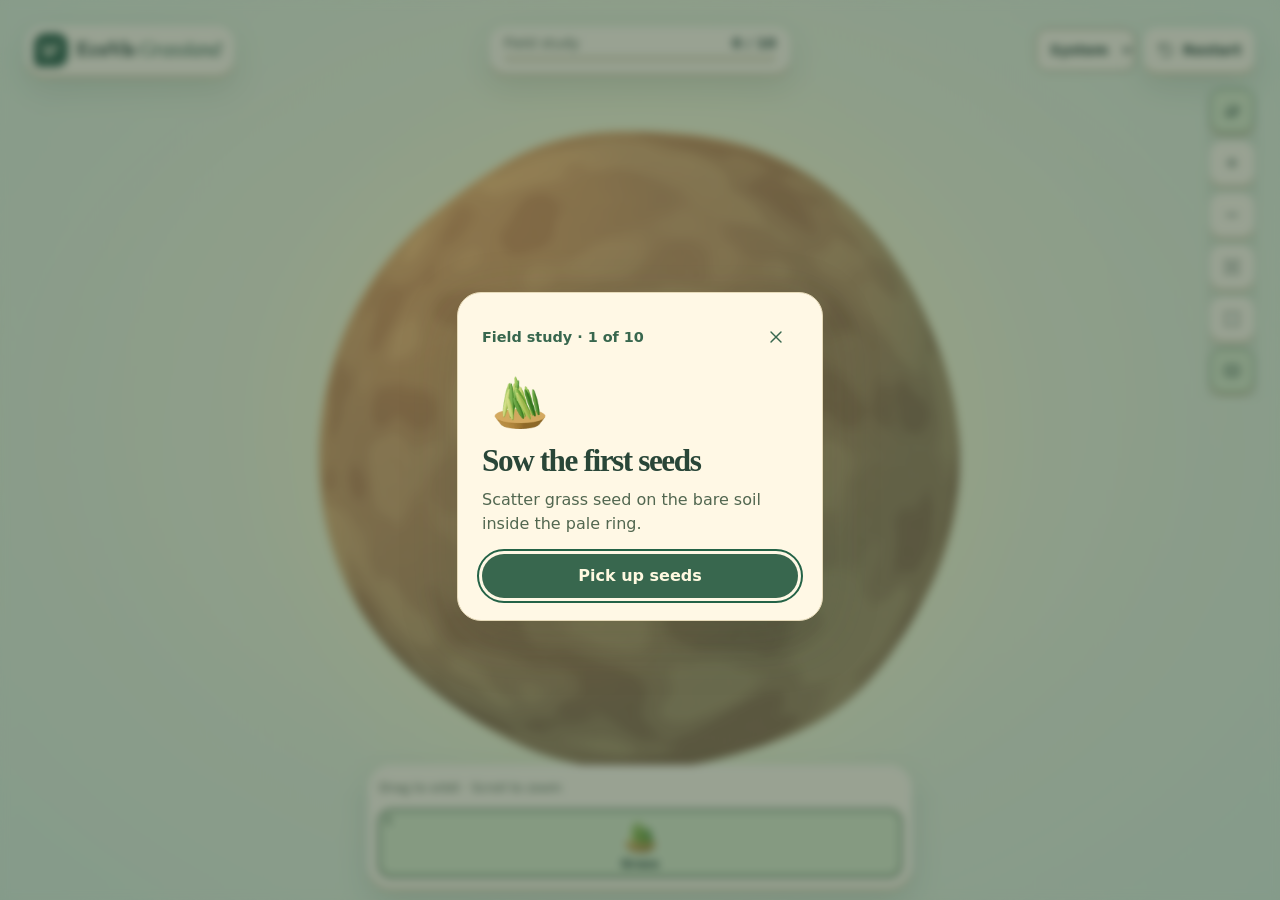
<file: index.html>
<!doctype html>
<html lang="en">
<head>
  <meta charset="utf-8">
  <meta name="viewport" content="width=device-width, initial-scale=1, viewport-fit=cover">
  <meta name="theme-color" content="#e6eed7">
  <meta name="description" content="Grow a meadow and explore how shrubs, grazing and time change your planet.">
  <title>EcoVis Grassland</title>
  <link rel="icon" href="data:,">
  <link rel="stylesheet" href="tokens.css">
  <link rel="stylesheet" href="components.css">
  <link rel="stylesheet" href="styles.css?v=ecovis-theme">
  <script src="theme.js"></script>
  <script src="vendor/three.min.js" defer></script>
  <script src="restoration-effects.js" defer></script>
  <script src="shrub-highlight.js" defer></script>
  <script src="terrain.js?v=ecovis-theme" defer></script>
  <script src="sapling.js" defer></script>
  <script src="meadow-motion.js" defer></script>
  <script src="clay-coats.js" defer></script>
  <script src="clay-pasture.js" defer></script>
  <script src="pasture.js" defer></script>
  <script src="ecology.js" defer></script>
  <script src="cloud-art.js" defer></script>
  <script src="rain-shot.js?v=77158dbe5cb1" defer></script>
  <script src="wind-arrival.js" defer></script>
  <script src="hoof-journey.js" defer></script>
  <script src="stand-observation.js" defer></script>
  <script src="recovery-result.js" defer></script>
  <script src="field-study.js?v=a5814d268e6c" defer></script>
  <script src="game.js?v=ecovis-theme" defer></script>
</head>
<body>
  <main class="workspace">
    <div class="field-view">
    <section id="scene" class="scene" aria-label="3D planet">
      <canvas id="world" tabindex="0" aria-label="3D planet. Arrow keys orbit, Enter uses the selected tool at the center, and Escape puts it away."></canvas>
      <span id="main-seed-label" class="hoof-label" hidden></span>
      <div class="edge-softness" aria-hidden="true"></div>
      <button type="button" id="sky-cloud" data-item="water" aria-label="Pick up the rain cloud" title="Drag the cloud to the seeds" hidden><img alt="" draggable="false"></button>
      <p id="fallback" hidden>3D rendering is unavailable here. Open the sandbox in a browser with WebGL 2 enabled.</p>
    </section>
    <div id="result-compare" class="result-compare segmented" role="group" aria-label="Compare the meadow" hidden>
      <button type="button" id="result-before" aria-pressed="false">Before clearing</button>
      <button type="button" id="result-after" aria-pressed="true">After recovery</button>
    </div>
    </div>

    <header class="masthead">
      <div class="brand"><span class="brand-emblem" data-icon="logo"></span><span>EcoVis <i>Grassland</i></span></div>
      <span id="result-year" hidden></span>
      <div class="guide-meter">
        <div class="progress-label"><span id="guide-progress-label">Field study</span><strong id="guide-count" aria-hidden="true">0 / 10</strong></div>
        <div class="progress-track" id="guide-progress" role="progressbar" aria-labelledby="guide-progress-label" aria-valuemin="0" aria-valuemax="10" aria-valuenow="0"><span></span></div>
      </div>
      <div class="header-actions">
        <select class="theme-control" data-theme-control aria-label="Color theme" title="Color theme">
          <option value="system">System</option>
          <option value="light">Light</option>
          <option value="dark">Dark</option>
        </select>
        <button class="icon-button restart" id="restart" aria-label="Restart" title="Restart"><span data-icon="restart"></span><span class="restart-label">Restart</span></button>
        <button class="icon-button" id="bed-leave" type="button" aria-label="Return to the meadow" hidden><span data-icon="close"></span><span>Back</span></button>
      </div>
    </header>

    <section id="recovery-result" aria-labelledby="result-title" hidden>
      <div class="result-intro">
        <p class="result-status"><span aria-hidden="true">✓</span> Field study complete</p>
        <h1 id="result-title" tabindex="-1">The meadow <em>returns.</em></h1>
        <p id="result-story"></p>
      </div>
      <div class="result-details">
        <table class="result-readings" aria-label="Study plot before clearing and after recovery">
          <thead><tr><th scope="col">Study plot</th><th scope="col">Before</th><th scope="col">After</th></tr></thead>
          <tbody><tr><th scope="row">Sea buckthorn shrubs</th><td id="result-old-shrubs"></td><td id="result-new-shrubs"></td></tr>
          <tr><th scope="row">Exposed soil</th><td id="result-old-soil"></td><td id="result-new-soil"></td></tr></tbody>
        </table>
        <div class="result-actions">
          <button class="primary" type="button" id="result-explore">Explore the meadow</button>
          <button type="button" id="result-restart"><span data-icon="restart" aria-hidden="true"></span>Start again</button>
        </div>
      </div>
    </section>

    <nav class="camera-tools" aria-label="Camera">
      <button id="orbit" class="icon-button" aria-label="Orbit and put tool away" title="Orbit · Esc" data-icon="orbit"></button>
      <button id="zoom-in" class="icon-button" aria-label="Zoom in" title="Zoom in" data-icon="plus"></button>
      <button id="zoom-out" class="icon-button" aria-label="Zoom out" title="Zoom out" data-icon="minus"></button>
      <button id="home" class="icon-button" aria-label="Reset view" title="Reset view" data-icon="focus"></button>
      <button id="fullscreen" class="icon-button" aria-label="Toggle full screen" title="Full screen" data-icon="expand" hidden></button>
      <button id="guide-toggle" class="icon-button" aria-label="Field guide" title="Field guide" aria-controls="field-guide" aria-expanded="true" data-icon="guide"></button>
    </nav>

    <aside class="card task-panel" id="field-guide" aria-label="Field guide">
      <div class="field-heading"><span data-icon="guide"></span><strong>Field guide</strong><button id="guide-close" class="plain-icon" aria-label="Hide field guide" data-icon="close"></button></div>
      <div class="task-copy" aria-live="polite" aria-atomic="true">
        <h1 id="task-title">Sow the first seeds</h1>
        <p id="task-description">Scatter grass seed on the bare soil inside the pale ring.</p>
      </div>
      <div class="task-reading" id="task-reading"><span id="task-reading-label">Grass cover</span><strong id="progress-value">0%</strong></div>
      <button class="primary next-step" id="next-step">Pick grass seed</button>
    </aside>

    <aside class="card time-panel" id="panel-time" aria-labelledby="year-value" hidden>
      <div class="field-heading"><span data-icon="clock"></span><strong>Timeline</strong><button id="time-close" class="plain-icon" aria-label="Close timeline" data-icon="close"></button></div>
      <h2 id="year-value">Year 0.0</h2>
      <p class="growth-stage" id="growth-stage">Young saplings</p>
      <input class="year-range" id="year-range" type="range" min="0" max="100" step="0.25" value="0" aria-label="Meadow year" aria-describedby="growth-stage">
      <div class="year-ends" aria-hidden="true"><span>0</span><span>25</span><span>50</span><span>75</span><span>100</span></div>
      <div class="soil-readings">
        <div><span>Grass beneath shrub</span><output id="understory-reading">100%</output></div>
        <div><span>Enriched soil</span><output id="enrichment-reading">0%</output></div>
        <div><span>Highest mound</span><output id="mound-height">0 cm</output></div>
        <div><span>Dry ground</span><output id="dry-cover">0%</output></div>
      </div>
      <button class="field-action" id="play-time">Play timeline</button>
      <button class="field-action secondary" id="follow-herd" aria-pressed="false" hidden>Follow herd</button>
      <button class="field-action secondary" id="soil-view" aria-pressed="false"><span data-icon="layers"></span> Soil view</button>
      <button class="primary next-step" id="finish-observation" hidden disabled>Explore to Year 20</button>
      <p id="soil-notes" hidden>Teal marks enriched soil. Contours mark the raised ground that builds up under long-established shrubs.</p>
    </aside>

    <div class="soil-legend" id="soil-legend" hidden>
      <strong>Soil nutrients <output id="enriched-cover">0% enriched</output></strong>
      <div class="soil-scale" aria-hidden="true"></div>
      <div class="soil-scale-labels"><span>Background</span><span>Enriched</span></div>
    </div>
    <div id="field-feedback" class="toast" role="status" hidden></div>
    <section id="bed-controls" aria-label="Seed bed controls" hidden>
      <p id="bed-caption" role="status"></p>
    </section>

    <div class="dock">
      <div class="dock-heading">
        <p id="scene-tip">Drag the scene to orbit · Scroll to zoom</p>
        <div class="dock-actions">
          <button id="time-toggle" class="dock-action" aria-controls="panel-time" aria-expanded="false"><span data-icon="clock"></span> Time</button>
          <button id="manage" class="dock-action" aria-pressed="false"><span data-icon="shears"></span> Prune</button>
          <button id="recall-herd" class="dock-action" hidden><span data-icon="restart"></span> Recall</button>
        </div>
      </div>
      <div class="hotbar" id="hotbar" role="group" aria-label="Place on the planet"></div>
    </div>
  </main>

  <dialog id="rain-window" aria-labelledby="rain-title" aria-describedby="rain-caption">
    <div class="rain-heading">
      <span class="rain-mark" data-icon="wind" aria-hidden="true"></span>
      <h2 id="rain-title">Carried by the wind</h2>
      <button id="rain-close" class="plain-icon" aria-label="Back to the meadow" title="Back to the meadow" data-icon="close"></button>
    </div>
    <div id="rain-view"></div>
    <div class="rain-footer">
      <p id="rain-caption" role="status"></p>
      <button class="primary" id="rain-action" type="button">Move the cloud</button>
    </div>
  </dialog>
  <dialog id="study-prompt" class="study-prompt" aria-labelledby="prompt-title" aria-describedby="prompt-body">
    <div class="prompt-top"><span id="prompt-step"></span><button id="prompt-close" class="plain-icon" aria-label="Dismiss this prompt" data-icon="close"></button></div>
    <span id="prompt-symbol" hidden></span>
    <img id="prompt-art" src="assets/grass-token.webp" alt="">
    <h2 id="prompt-title"></h2><p id="prompt-body"></p>
    <button id="prompt-action" class="primary"></button>

  </dialog>
  <dialog id="species-card" aria-labelledby="id-title">
    <div class="prompt-top"><span>Field identification</span><button id="id-close" class="plain-icon" data-icon="close" aria-label="Close field identification"></button></div>
    <h2 id="id-title">Sea buckthorn</h2>
    <p class="latin-name"><i>Hippophae rhamnoides</i></p>
    <p>A sea buckthorn seedling has taken root in your meadow. Its narrow leaves are already visible. The orange fruit develops as the shrub matures.</p>
    <div class="plant-photos">
      <figure><img src="assets/buckthorn-foliage.webp" alt="Long, narrow leaves with silvery undersides along a woody branch."><figcaption>Silver-green leaves</figcaption></figure>
      <figure><img src="assets/buckthorn-fruit.webp" alt="Ripe orange fruit clustered against the branches of a mature sea buckthorn."><figcaption>Fruit on a mature shrub</figcaption></figure>
    </div>
    <details class="photo-credits"><summary>Photo credits</summary>
      <p>Leaves by <a href="https://commons.wikimedia.org/wiki/File:20180525Hippophae_rhamnoides2.jpg" target="_blank" rel="noopener">AnRo0002</a> · <a href="https://creativecommons.org/publicdomain/zero/1.0/" target="_blank" rel="noopener">CC0 1.0</a><br>
      Fruit by <a href="https://commons.wikimedia.org/wiki/File:Hippopha%C3%AB_rhamnoides_fruits2.jpg" target="_blank" rel="noopener">MurielBendel</a> · <a href="https://creativecommons.org/licenses/by-sa/4.0/" target="_blank" rel="noopener">CC BY-SA 4.0</a>. Photos resized and converted to WebP.</p>
    </details>
    <button class="primary" type="button" id="id-continue">Observe its growth</button>
  </dialog>
  <dialog id="animal-pen" aria-labelledby="pen-title">
    <div class="prompt-top"><h2 id="pen-title">Herd inventory</h2><button id="pen-close" class="plain-icon" aria-label="Close herd inventory" data-icon="close"></button></div>
    <p>Choose one animal, then place it on the meadow.</p>
    <p id="pen-limit">Study limit: two animals on the meadow at once.</p>
    <div class="animal-options">
      <button data-animal="cow"><img src="assets/cow-token.webp" alt=""><strong>Cow</strong><span></span></button>
      <button data-animal="sheep"><img src="assets/sheep-token.webp" alt=""><strong>Sheep</strong><span></span></button>
    </div>
  </dialog>

  <div class="placement-cursor" id="placement-cursor" aria-hidden="true" hidden>
    <span id="placement-symbol" hidden></span>
    <img id="placement-image" alt="" width="44" height="44" draggable="false">
    <div><strong id="placement-name"></strong><small id="placement-hint"></small></div>
  </div>
  <dialog id="restart-dialog" aria-labelledby="restart-title">
    <h2 id="restart-title">Start again?</h2>
    <p>This will return your planet to bare soil.</p>
    <div class="dialog-actions">
      <button class="secondary" id="keep">Keep working</button>
      <button class="primary" id="confirm">Restart</button>
    </div>
  </dialog>
</body>
</html>
</file>
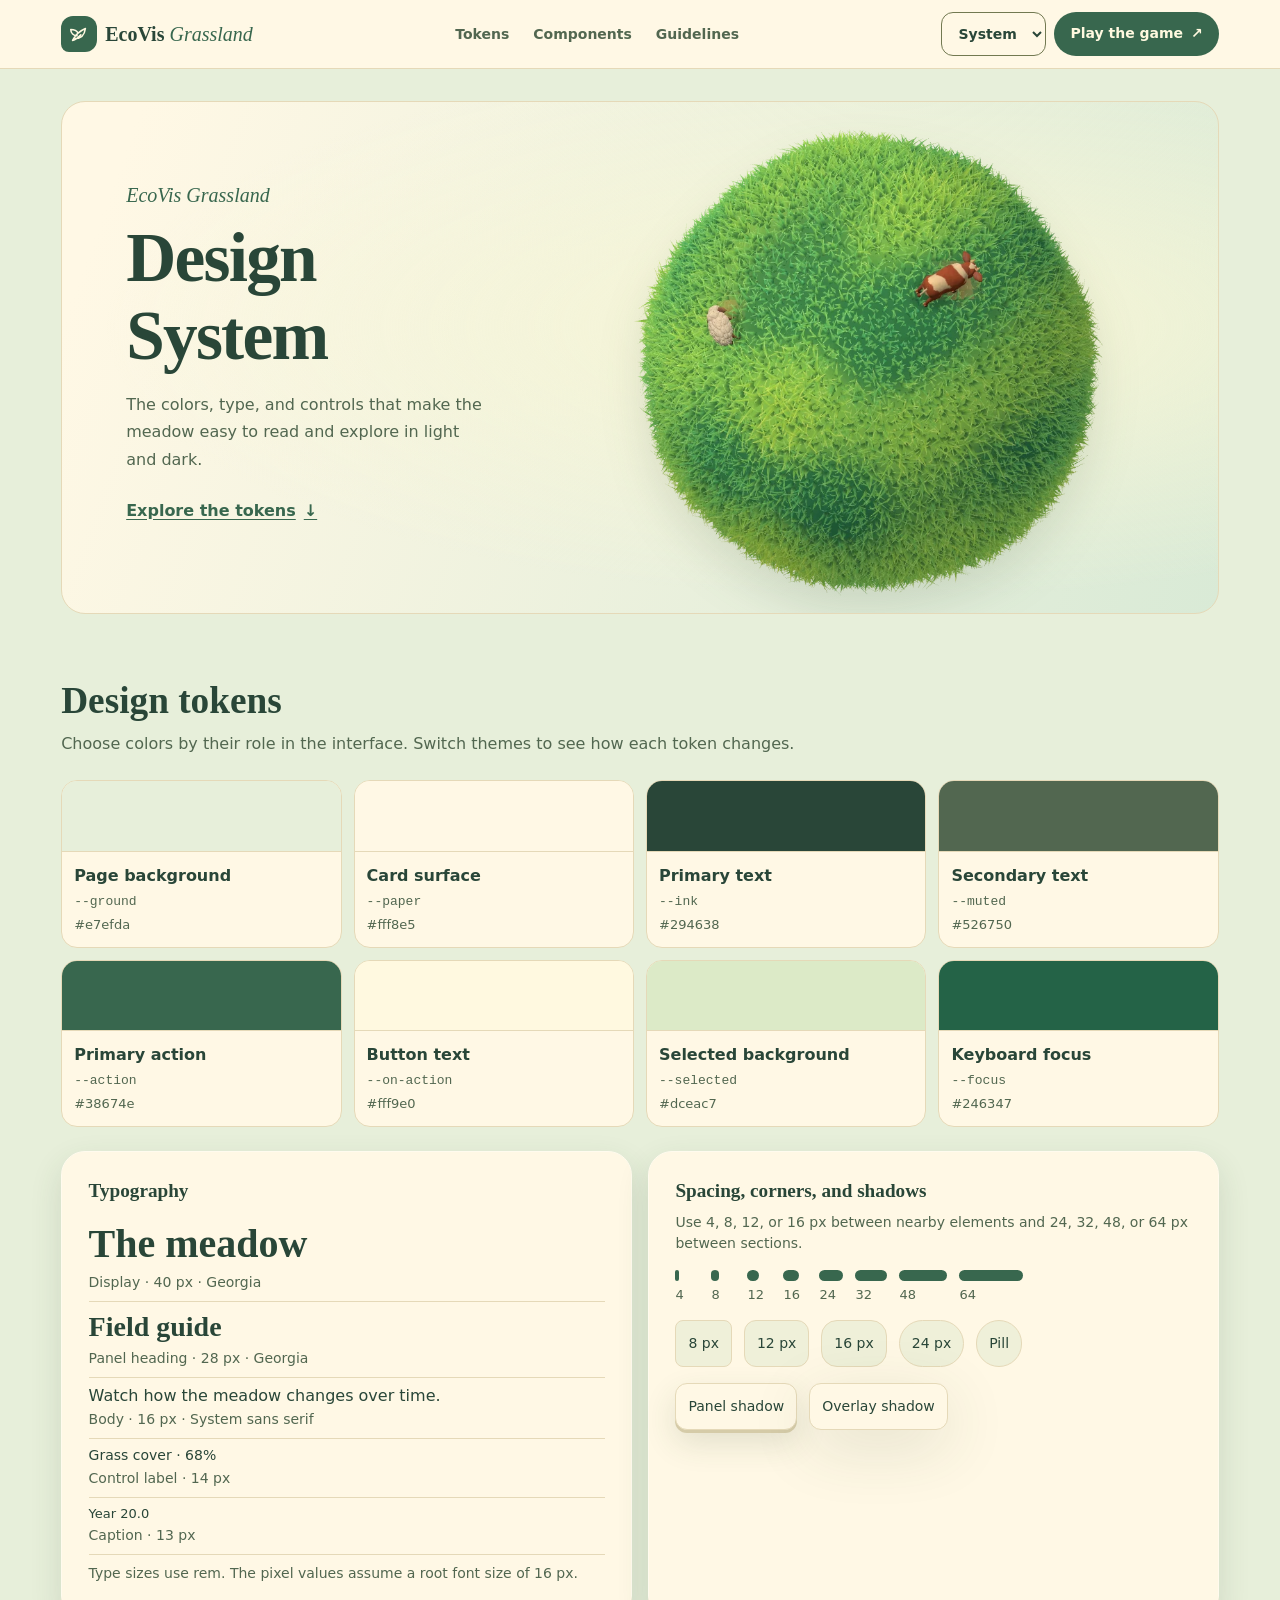
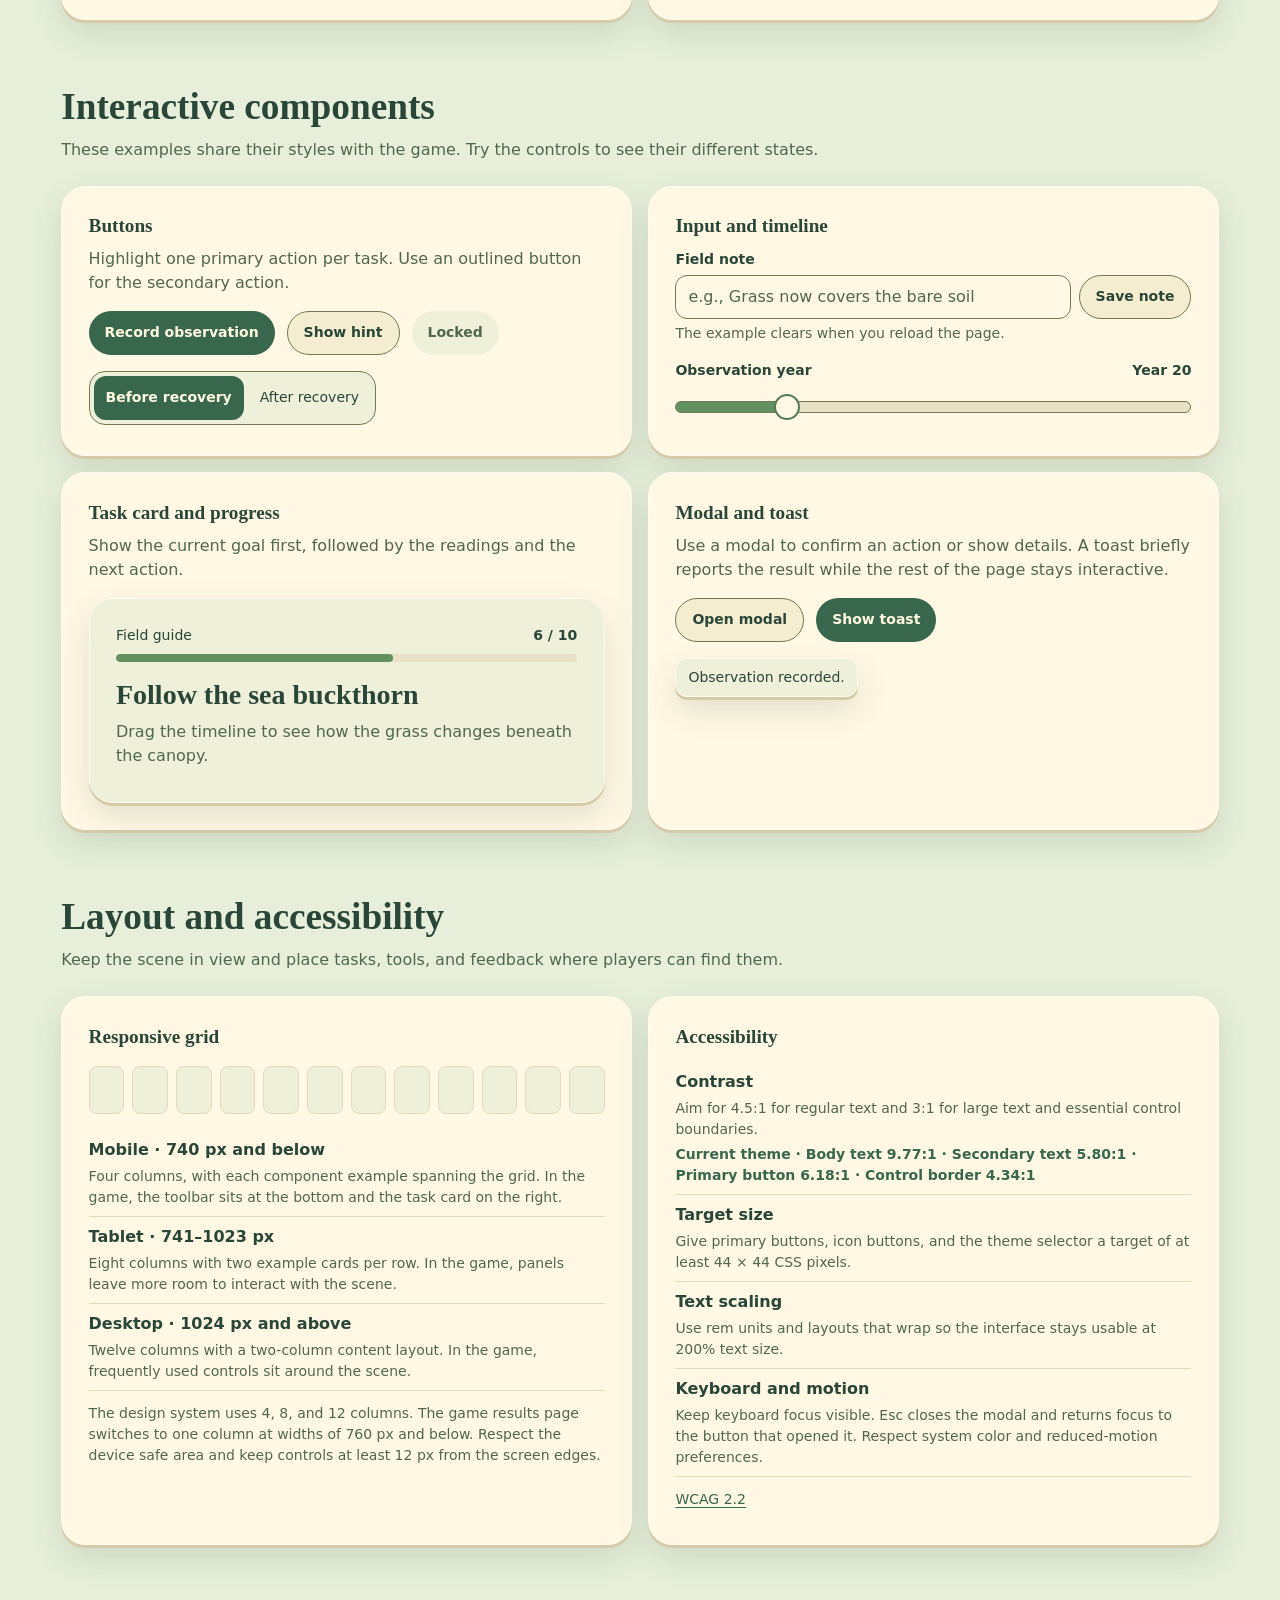
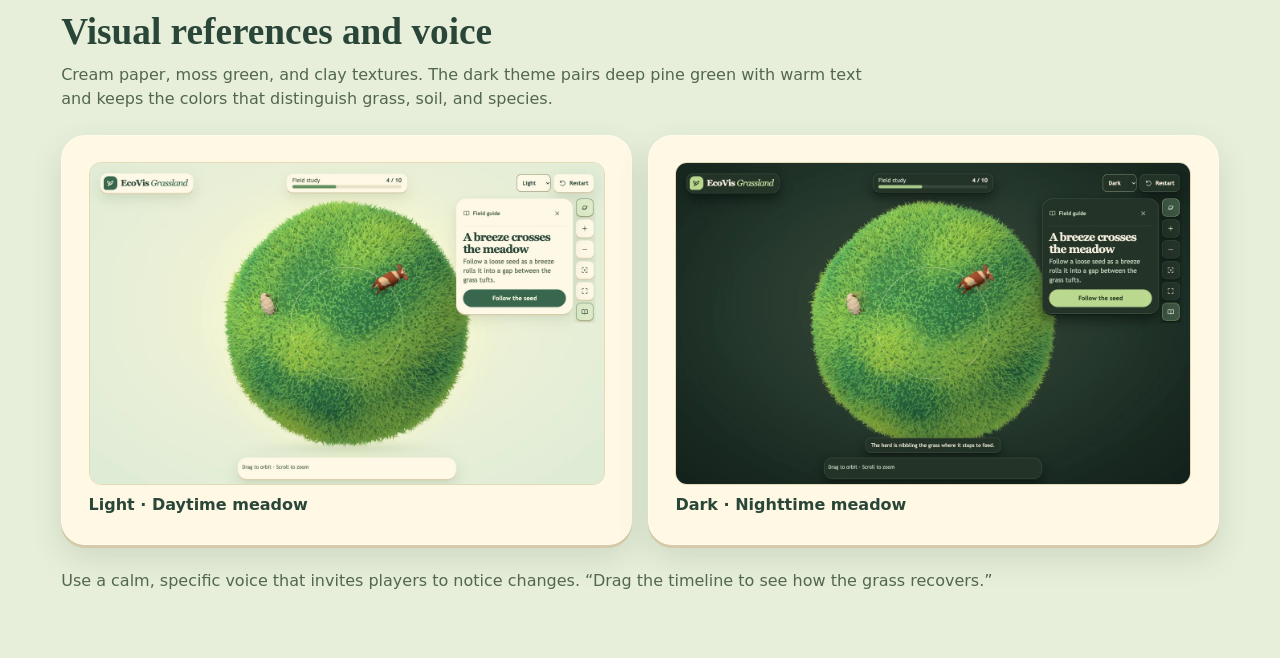
<file: design-system.html>
<!doctype html>
<html lang="en">
<head>
  <meta charset="utf-8">
  <meta name="viewport" content="width=device-width, initial-scale=1, viewport-fit=cover">
  <meta name="theme-color" content="#e7efda">
  <meta name="description" content="Design tokens, interactive components, responsive layouts, and theme guidelines for EcoVis Grassland.">
  <title>EcoVis Design System</title>
  <link rel="icon" href="data:,">
  <link rel="stylesheet" href="tokens.css">
  <link rel="stylesheet" href="components.css">
  <link rel="stylesheet" href="design-system.css">
  <script src="theme.js"></script>
  <script src="design-system.js" defer></script>
</head>
<body>
  <a class="skip-link" href="#main">Skip to main content</a>
  <header class="site-header">
    <div class="shell header-inner">
      <a class="wordmark" href="#main" aria-label="EcoVis Design System home">
        <span class="wordmark-icon"><svg viewBox="0 0 24 24" aria-hidden="true"><path d="M5 19c3-6 7-10 14-13-1 7-5 11-11 11m2-3c-4 0-7-3-7-7 4 0 7 2 8 4m-6 8c3 0 5-2 9-6"/></svg></span>
        <span>EcoVis <em>Grassland</em></span>
      </a>
      <nav aria-label="Design system navigation">
        <a href="#foundations">Tokens</a>
        <a href="#components">Components</a>
        <a href="#guidelines">Guidelines</a>
      </nav>
      <div class="site-actions">
        <select class="theme-control" data-theme-control aria-label="Color theme">
          <option value="system">System</option>
          <option value="light">Light</option>
          <option value="dark">Dark</option>
        </select>
        <a class="primary play-link" href="index.html">Play the game <span aria-hidden="true">↗</span></a>
      </div>
    </div>
  </header>

  <main id="main" class="shell">
    <section class="cover" aria-labelledby="page-title">
      <div class="cover-copy">
        <p class="cover-name">EcoVis Grassland</p>
        <h1 id="page-title">Design System</h1>
        <p>The colors, type, and controls that make the meadow easy to read and explore in light and dark.</p>
        <a class="cover-link" href="#foundations">Explore the tokens <span aria-hidden="true">↓</span></a>
      </div>
      <figure class="cover-scene">
        <img src="design-reference/planet.webp" alt="A cow and a sheep graze on the game’s grassy 3D planet." width="714" height="690">
      </figure>
    </section>

    <section class="section" id="foundations" aria-labelledby="foundations-title">
      <div class="section-head">
        <h2 id="foundations-title">Design tokens</h2>
        <p>Choose colors by their role in the interface. Switch themes to see how each token changes.</p>
      </div>
      <div class="palette" aria-label="Semantic color palette">
        <figure><div class="swatch" data-swatch="ground"></div><figcaption><strong>Page background</strong><code>--ground</code><span data-value="ground"></span></figcaption></figure>
        <figure><div class="swatch" data-swatch="paper"></div><figcaption><strong>Card surface</strong><code>--paper</code><span data-value="paper"></span></figcaption></figure>
        <figure><div class="swatch" data-swatch="ink"></div><figcaption><strong>Primary text</strong><code>--ink</code><span data-value="ink"></span></figcaption></figure>
        <figure><div class="swatch" data-swatch="muted"></div><figcaption><strong>Secondary text</strong><code>--muted</code><span data-value="muted"></span></figcaption></figure>
        <figure><div class="swatch" data-swatch="action"></div><figcaption><strong>Primary action</strong><code>--action</code><span data-value="action"></span></figcaption></figure>
        <figure><div class="swatch" data-swatch="on-action"></div><figcaption><strong>Button text</strong><code>--on-action</code><span data-value="on-action"></span></figcaption></figure>
        <figure><div class="swatch" data-swatch="selected"></div><figcaption><strong>Selected background</strong><code>--selected</code><span data-value="selected"></span></figcaption></figure>
        <figure><div class="swatch" data-swatch="focus"></div><figcaption><strong>Keyboard focus</strong><code>--focus</code><span data-value="focus"></span></figcaption></figure>
      </div>
      <div class="content-pair foundations-pair">
        <article class="surface card">
          <h3>Typography</h3>
          <dl class="type-list">
            <div><dt class="type-display">The meadow</dt><dd>Display · 40 px · Georgia</dd></div>
            <div><dt class="type-title">Field guide</dt><dd>Panel heading · 28 px · Georgia</dd></div>
            <div><dt>Watch how the meadow changes over time.</dt><dd>Body · 16 px · System sans serif</dd></div>
            <div><dt class="type-label">Grass cover · 68%</dt><dd>Control label · 14 px</dd></div>
            <div><dt class="type-caption">Year 20.0</dt><dd>Caption · 13 px</dd></div>
          </dl>
          <p class="annotation">Type sizes use rem. The pixel values assume a root font size of 16 px.</p>
        </article>
        <article class="surface card dimensions">
          <h3>Spacing, corners, and shadows</h3>
          <p class="annotation">Use 4, 8, 12, or 16 px between nearby elements and 24, 32, 48, or 64 px between sections.</p>
          <div class="space-demo" aria-label="Spacing scale in pixels">
            <span>4</span><span>8</span><span>12</span><span>16</span><span>24</span><span>32</span><span>48</span><span>64</span>
          </div>
          <div class="radius-demo" aria-label="Corner radius examples">
            <span>8 px</span><span>12 px</span><span>16 px</span><span>24 px</span><span>Pill</span>
          </div>
          <div class="shadow-demo"><span>Panel shadow</span><span>Overlay shadow</span></div>
        </article>
      </div>
    </section>

    <section class="section" id="components" aria-labelledby="components-title">
      <div class="section-head">
        <h2 id="components-title">Interactive components</h2>
        <p>These examples share their styles with the game. Try the controls to see their different states.</p>
      </div>
      <div class="content-pair">
        <article class="surface card">
          <h3>Buttons</h3>
          <p>Highlight one primary action per task. Use an outlined button for the secondary action.</p>
          <div class="sample-row">
            <button class="primary" id="primary-example" type="button">Record observation</button>
            <button class="secondary" id="button-secondary" type="button">Show hint</button>
            <button class="primary" type="button" disabled>Locked</button>
          </div>
          <div class="segmented" role="group" aria-label="Compare meadow conditions" id="compare-example">
            <button type="button" aria-pressed="true">Before recovery</button><button type="button" aria-pressed="false">After recovery</button>
          </div>
        </article>

        <article class="surface card">
          <h3>Input and timeline</h3>
          <form id="input-example" novalidate>
            <label for="field-note">Field note</label>
            <div class="note-row">
              <input class="text-input" id="field-note" placeholder="e.g., Grass now covers the bare soil" aria-describedby="note-help" required>
              <button type="submit" class="secondary">Save note</button>
            </div>
            <p class="annotation" id="note-help">The example clears when you reload the page.</p>
          </form>
          <div class="range-demo">
            <label for="example-year">Observation year <output id="example-year-value" for="example-year">Year 20</output></label>
            <input class="year-range" type="range" id="example-year" min="0" max="100" step="1" value="20">
          </div>
        </article>

        <article class="surface card">
          <h3>Task card and progress</h3>
          <p>Show the current goal first, followed by the readings and the next action.</p>
          <div class="surface card example-guide">
            <div class="example-guide-head"><span>Field guide</span><strong>6 / 10</strong></div>
            <div class="progress-track" role="progressbar" aria-label="Field study progress" aria-valuemin="0" aria-valuemax="10" aria-valuenow="6"><span></span></div>
            <h4>Follow the sea buckthorn</h4>
            <p>Drag the timeline to see how the grass changes beneath the canopy.</p>
          </div>
        </article>

        <article class="surface card">
          <h3>Modal and toast</h3>
          <p>Use a modal to confirm an action or show details. A toast briefly reports the result while the rest of the page stays interactive.</p>
          <div class="sample-row">
            <button class="secondary" id="show-modal" type="button">Open modal</button>
            <button class="primary" id="show-toast" type="button">Show toast</button>
          </div>
          <div class="toast sample-toast">Observation recorded.</div>
        </article>
      </div>
    </section>

    <section class="section" id="guidelines" aria-labelledby="guidelines-title">
      <div class="section-head">
        <h2 id="guidelines-title">Layout and accessibility</h2>
        <p>Keep the scene in view and place tasks, tools, and feedback where players can find them.</p>
      </div>
      <div class="content-pair">
        <article class="surface card">
          <h3>Responsive grid</h3>
          <div class="grid-demo" aria-hidden="true"></div>
          <dl class="rules">
            <div><dt>Mobile · 740 px and below</dt><dd>Four columns, with each component example spanning the grid. In the game, the toolbar sits at the bottom and the task card on the right.</dd></div>
            <div><dt>Tablet · 741–1023 px</dt><dd>Eight columns with two example cards per row. In the game, panels leave more room to interact with the scene.</dd></div>
            <div><dt>Desktop · 1024 px and above</dt><dd>Twelve columns with a two-column content layout. In the game, frequently used controls sit around the scene.</dd></div>
          </dl>
          <p class="annotation">The design system uses 4, 8, and 12 columns. The game results page switches to one column at widths of 760 px and below. Respect the device safe area and keep controls at least 12 px from the screen edges.</p>
        </article>
        <article class="surface card">
          <h3>Accessibility</h3>
          <dl class="rules accessibility">
            <div><dt>Contrast</dt><dd>Aim for 4.5:1 for regular text and 3:1 for large text and essential control boundaries.<span id="contrast-values"></span></dd></div>
            <div><dt>Target size</dt><dd>Give primary buttons, icon buttons, and the theme selector a target of at least 44 × 44 CSS pixels.</dd></div>
            <div><dt>Text scaling</dt><dd>Use rem units and layouts that wrap so the interface stays usable at 200% text size.</dd></div>
            <div><dt>Keyboard and motion</dt><dd>Keep keyboard focus visible. Esc closes the modal and returns focus to the button that opened it. Respect system color and reduced-motion preferences.</dd></div>
          </dl>
          <p class="annotation"><a href="https://www.w3.org/TR/WCAG22/">WCAG 2.2</a></p>
        </article>
      </div>
    </section>

    <section class="section references" aria-labelledby="references-title">
      <div class="section-head">
        <h2 id="references-title">Visual references and voice</h2>
        <p>Cream paper, moss green, and clay textures. The dark theme pairs deep pine green with warm text and keeps the colors that distinguish grass, soil, and species.</p>
      </div>
      <div class="content-pair">
        <figure class="surface card reference"><img src="design-reference/field-light.webp" width="1280" height="800" loading="lazy" alt="The meadow planet on a pale green background with cream-colored game panels."><figcaption><strong>Light · Daytime meadow</strong></figcaption></figure>
        <figure class="surface card reference"><img src="design-reference/field-dark.webp" width="1280" height="800" loading="lazy" alt="The meadow planet on a dark green background with pine-green game panels."><figcaption><strong>Dark · Nighttime meadow</strong></figcaption></figure>
      </div>
      <p class="voice">Use a calm, specific voice that invites players to notice changes. “Drag the timeline to see how the grass recovers.”</p>
    </section>
  </main>

  <dialog id="example-dialog" aria-labelledby="dialog-title" aria-describedby="dialog-copy">
    <h2 id="dialog-title">Record this observation?</h2>
    <p id="dialog-copy">Your note stays on this page while you try the other examples.</p>
    <form method="dialog" class="dialog-actions">
      <button class="secondary" value="cancel" autofocus>Keep observing</button>
      <button class="primary" value="confirm">Confirm</button>
    </form>
  </dialog>
  <div class="toast live-toast" id="example-toast" hidden></div>
  <div class="visually-hidden" role="status" id="example-status"></div>
</body>
</html>
</file>
<file: tokens.css>
:root {
  color-scheme: light;
  --text: ui-rounded, "Trebuchet MS", "Segoe UI", system-ui, sans-serif;
  --display: Georgia, "Songti SC", "Times New Roman", serif;
  --size-caption: .8125rem;
  --size-label: .875rem;
  --size-body: 1rem;
  --size-title: 1.75rem;
  --size-display: 2.5rem;
  --space-1: .25rem;
  --space-2: .5rem;
  --space-3: .75rem;
  --space-4: 1rem;
  --space-5: 1.5rem;
  --space-6: 2rem;
  --space-7: 3rem;
  --space-8: 4rem;
  --radius-sm: 8px;
  --radius-md: 12px;
  --radius-lg: 16px;
  --radius-xl: 24px;
  --radius-pill: 999px;
  --target: 44px;
  --gutter: clamp(12px, 2vw, 28px);
  --safe-top: max(var(--gutter), env(safe-area-inset-top));
  --safe-right: max(var(--gutter), env(safe-area-inset-right));
  --safe-bottom: max(12px, env(safe-area-inset-bottom));
  --safe-left: max(var(--gutter), env(safe-area-inset-left));

  --ground: #e7efda;
  --paper: #fff8e5;
  --paper-hover: #fffdf3;
  --ink: #294638;
  --muted: #526750;
  --border: #e5d9b8;
  --surface-edge: #fffbee;
  --control-edge: #727951;
  --brand: #38674e;
  --action: #38674e;
  --action-hover: #284f3a;
  --on-action: #fff9e0;
  --focus: #246347;
  --soft: #eff0d9;
  --soft-hover: #e3ebce;
  --warm: #f5edd0;
  --warm-hover: #efe3bc;
  --warm-ink: #685439;
  --selected: #dceac7;
  --selected-edge: #537b54;
  --selected-ink: #28543e;
  --water: #d5eae5;
  --fire: #f6d7bd;
  --soil: #e7dcca;
  --track: #e8e1c6;
  --fill: #61915e;
  --shadow-lip: #d5cba8;
  --shadow-cast: #334f2f24;
  --scrim: #18352970;
  --edge-haze: #ecf1db20;
  --sky-center: #f8f6d6;
  --sky-mid: #eaf0d6;
  --sky-edge: #d9ead6;
  --result-center: #f5f4d8;
  --result-start: #faf6e9;
  --result-end: #dae7d1;
  --rain-sky: #c3d9c2;
  --soil-scale: linear-gradient(90deg,#d8caa1,#72ad94,#2c8474);
  --shadow: 0 3px 0 var(--shadow-lip), 0 13px 32px var(--shadow-cast);
  --shadow-float: 0 16px 64px var(--shadow-cast);
}

:root[data-theme="dark"] {
  color-scheme: dark;
  --ground: #17221c;
  --paper: #243328;
  --paper-hover: #324639;
  --ink: #f5eedc;
  --muted: #c2cdb8;
  --border: #52614c;
  --surface-edge: #4b604e;
  --control-edge: #8f9e7e;
  --brand: #c4db9e;
  --action: #bad88e;
  --action-hover: #cde6a6;
  --on-action: #202f1d;
  --focus: #efcd85;
  --soft: #344638;
  --soft-hover: #405543;
  --warm: #403a2c;
  --warm-hover: #4d4433;
  --warm-ink: #e6ce9d;
  --selected: #3b5643;
  --selected-edge: #a6cc89;
  --selected-ink: #e0efc9;
  --water: #304847;
  --fire: #50382d;
  --soil: #423b33;
  --track: #38463a;
  --fill: #a6cb87;
  --shadow-lip: #111d16;
  --shadow-cast: #080e0ab0;
  --scrim: #080e0ac7;
  --edge-haze: #16271c33;
  --sky-center: #384735;
  --sky-mid: #24372c;
  --sky-edge: #111e19;
  --result-center: #3b4b37;
  --result-start: #202d25;
  --result-end: #101f1a;
  --rain-sky: #2e483e;
}
</file>
<file: components.css>
*, *::before, *::after { box-sizing: border-box }
[hidden] { display: none !important }

body {
  margin: 0;
  font: var(--size-body)/1.5 var(--text);
  color: var(--ink);
  background: var(--ground);
}

button, input, select { font: inherit }
button { color: inherit; background: none; border: 0; cursor: pointer }
button:disabled { cursor: default }
a { color: var(--brand); text-underline-offset: .18em }
:focus-visible { outline: 2px solid var(--focus); outline-offset: 3px }

.primary, .secondary, .field-action {
  display: inline-flex;
  justify-content: center;
  align-items: center;
  gap: var(--space-2);
  min-width: var(--target);
  min-height: var(--target);
  padding: var(--space-2) var(--space-4);
  border-radius: var(--radius-pill);
  font-size: var(--size-label);
  font-weight: 700;
  line-height: 1.25;
  text-align: center;
}

.primary { color: var(--on-action); background: var(--action) }
.primary:hover:not(:disabled, [aria-disabled="true"]) { background: var(--action-hover) }
.secondary { border: 1px solid var(--control-edge); background: var(--warm) }
.secondary:hover:not(:disabled) { background: var(--warm-hover) }
:is(.primary, .secondary, .field-action):is(:disabled, [aria-disabled="true"]) {
  background: var(--soft);
  color: var(--muted);
  cursor: default;
}

.surface, .brand, .guide-meter, .icon-button, .card, .dock, .toast, .soil-legend {
  border: 1px solid var(--surface-edge);
  background: var(--paper);
  box-shadow: var(--shadow);
}

.card { padding: var(--space-4); border-radius: var(--radius-xl) }
.toast { padding: var(--space-2) var(--space-3); border-radius: var(--radius-md); font-size: var(--size-label) }

.icon-button, .plain-icon {
  display: grid;
  place-items: center;
  width: var(--target);
  min-height: var(--target);
  border-radius: var(--radius-md);
  padding: 0;
}
.icon-button:hover, .plain-icon:hover { background: var(--paper-hover) }

dialog {
  inset-block: var(--safe-top) var(--safe-bottom);
  inset-inline: var(--safe-left) var(--safe-right);
  width: min(408px, calc(100% - var(--safe-left) - var(--safe-right)));
  max-height: calc(100dvh - var(--safe-top) - var(--safe-bottom));
  overflow: auto;
  padding: var(--space-5);
  border: 1px solid var(--border);
  border-radius: var(--radius-xl);
  background: var(--paper);
  color: var(--ink);
  box-shadow: var(--shadow-float);
}
dialog::backdrop { background: var(--scrim); backdrop-filter: blur(4px) }
dialog h2 { margin: 0 0 var(--space-2); font: 700 var(--size-title)/1.1 var(--display) }
dialog p { margin: 0; color: var(--muted) }
.dialog-actions { display: flex; flex-wrap: wrap; justify-content: flex-end; gap: var(--space-2); margin-top: var(--space-4) }

.theme-control, .text-input {
  min-height: var(--target);
  max-width: 100%;
  padding: var(--space-2) var(--space-3);
  color: var(--ink);
  background: var(--paper);
  border: 1px solid var(--control-edge);
  border-radius: var(--radius-md);
}
.theme-control { font-size: var(--size-label); font-weight: 700; cursor: pointer }
.text-input { width: 100% }
.text-input[aria-invalid="true"] { border: 2px solid var(--warm-ink) }

.year-range {
  --timeline-fill: 0%;
  appearance: none;
  display: block;
  width: 100%;
  min-height: var(--target);
  padding: 0;
  margin: var(--space-1) 0 0;
  background: transparent;
  cursor: ew-resize;
}
.year-range::-webkit-slider-runnable-track {
  height: 12px;
  border-radius: var(--radius-pill);
  border: 1px solid var(--control-edge);
  background: linear-gradient(90deg, var(--fill) var(--timeline-fill), var(--track) var(--timeline-fill));
}
.year-range::-webkit-slider-thumb {
  appearance: none;
  width: 26px;
  height: 26px;
  margin-top: -8px;
  border-radius: 50%;
  border: 2px solid var(--selected-edge);
  background: var(--paper);
}
.year-range::-moz-range-track { height: 11px; border-radius: var(--radius-pill); border: 1px solid var(--control-edge); background: var(--track) }
.year-range::-moz-range-progress { height: 11px; border-radius: var(--radius-pill); background: var(--fill) }
.year-range::-moz-range-thumb { width: 24px; height: 24px; border-radius: 50%; border: 2px solid var(--selected-edge); background: var(--paper) }

.progress-track { height: 8px; border-radius: var(--radius-pill); overflow: hidden; background: var(--track) }
.progress-track span { display: block; width: 0; height: 100%; border-radius: inherit; background: var(--fill) }

.segmented {
  display: inline-flex;
  flex-wrap: wrap;
  gap: var(--space-1);
  padding: var(--space-1);
  border: 1px solid var(--control-edge);
  border-radius: var(--radius-lg);
  background: var(--soft);
}
.segmented button {
  min-width: var(--target);
  min-height: var(--target);
  padding: var(--space-1) var(--space-3);
  border-radius: var(--radius-md);
  color: var(--ink);
  font-size: var(--size-label);
}
.segmented button[aria-pressed="true"] {
  background: var(--action);
  color: var(--on-action);
  font-weight: 700;
}
.segmented button:not([aria-pressed="true"]):hover { background: var(--soft-hover) }
</file>
<file: styles.css>
.sandbox-mode .guide-meter,.sandbox-mode #field-guide,.sandbox-mode #guide-toggle {display:none}
.field-view {display:contents}
.workspace.result-mode {
  --page-edge:clamp(25px,5vw,96px);
  display:grid;grid-template-columns:minmax(0,.85fr) minmax(0,1.25fr);
  grid-template-rows:auto minmax(min-content,1fr);
  grid-template-areas:"brand brand" "summary landscape";
  column-gap:clamp(16px,3.7vw,88px);
  padding-block:max(var(--safe-top),clamp(18px,3.8vh,48px)) max(var(--safe-bottom),clamp(24px,4.6vh,70px));
  padding-inline:max(var(--page-edge),var(--safe-left)) max(var(--page-edge),var(--safe-right));
  background:radial-gradient(ellipse at 73% 46%, var(--result-center), transparent 70%),linear-gradient(115deg,var(--result-start),var(--ground) 69%,var(--result-end));
  overflow:auto;overscroll-behavior:contain;
}
.result-mode .masthead {
  position:static;grid-area:brand;display:flex;flex-wrap:wrap;justify-content:space-between;align-items:center;
  padding-bottom:clamp(13px,2vh,26px);border-bottom:1px solid var(--border)
}
.result-mode .brand {min-height:0;padding:0;background:transparent;border:0;box-shadow:none;border-radius:0}
.result-mode .brand>span:last-child {display:inline}
.result-mode #result-year {font-size:.94rem;color:var(--muted);font-variant-numeric:tabular-nums}
.result-mode .guide-meter,.result-mode .restart,.result-mode .camera-tools,.result-mode .dock,
.result-mode #field-guide,.result-mode #panel-time,.result-mode #field-feedback,.result-mode #soil-legend {display:none}
.result-mode .field-view {
  display:grid;grid-area:landscape;grid-template-rows:minmax(0,1fr) auto;justify-items:stretch;
  align-self:center;height:clamp(350px,min(55vw,77dvh),790px);min-width:0;
}
.result-mode .scene {position:relative;inset:auto;width:100%;height:100%;min-height:0}
.result-mode .edge-softness {display:none}
.result-compare {justify-self:center;display:inline-flex;align-items:center;gap:3px;
  box-shadow:var(--shadow)}
#recovery-result {grid-area:summary;align-self:center;max-width:450px;display:flex;flex-direction:column;gap:clamp(24px,3.8vh,48px)}
.result-status {display:flex;gap:9px;align-items:center;margin:0 0 18px;color:var(--selected-ink);font-weight:700;font-size:.92rem}
.result-status span {display:grid;place-items:center;width:21px;height:21px;background:var(--soft);border:1px solid var(--selected-edge);border-radius:50%;font-size:.78rem}
#result-title {margin:0;font:500 clamp(3rem,5.6vw,5.9rem)/.99 var(--display);letter-spacing:-.066em;color:var(--ink)}
#result-title:focus {outline:none}
#result-title em {display:block;color:var(--brand);font-weight:400}
#result-story {margin:19px 0 0;color:var(--muted);font-size:clamp(1rem,1.25vw,1.19rem);line-height:1.55;max-width:37ch}
.result-readings {width:100%;overflow-wrap:anywhere;border-collapse:collapse;font-variant-numeric:tabular-nums}
.result-readings th,.result-readings td {text-align:right;border-bottom:1px solid var(--border)}
.result-readings th:first-child {text-align:left}
.result-readings thead th {padding:0 0 9px;font-size:.85rem;color:var(--muted);font-weight:600}
.result-readings tbody th {font-size:.98rem;font-weight:500;padding:10px 0}
.result-readings td {padding:6px 0 6px 12px;color:var(--muted);font-size:1rem}
.result-readings td:last-child {font-weight:750;color:var(--brand)}
.result-actions {display:flex;flex-wrap:wrap;align-items:center;gap:12px 20px;margin-top:clamp(22px,4vh,40px)}
.result-actions button {min-height:44px;font-size:.98rem}
#result-explore {padding:9px 22px}
#result-restart {display:inline-flex;align-items:center;gap:6px;padding:7px 3px}
#result-restart:hover {text-decoration:underline;text-underline-offset:4px}
#result-restart svg {width:16px;height:16px}
@media(prefers-reduced-motion:no-preference){
  .result-mode .result-intro,.result-mode .result-details,.result-mode .result-compare {animation:result-arrive .55s ease-out both}
  .result-mode .result-details {animation-delay:.09s}
  @keyframes result-arrive {from{opacity:0;transform:translateY(7px)}to{opacity:1;transform:none}}
}
@media(max-width:760px){
  .workspace.result-mode {--page-edge:clamp(16px,5vw,32px);grid-template-columns:minmax(0,1fr);
    grid-template-rows:auto auto auto auto;grid-template-areas:"brand" "intro" "landscape" "details";
    align-content:start;gap:17px;padding-top:max(14px,env(safe-area-inset-top));padding-bottom:max(22px,env(safe-area-inset-bottom))}
  .result-mode .masthead {padding-bottom:11px}
  .result-mode .masthead .guide-meter {display:none}
  .result-mode .brand {font-size:1.22rem;gap:7px}
  .result-mode .brand-emblem {width:30px;height:30px}
  #recovery-result {display:contents}
  .result-intro {grid-area:intro}
  .result-details {grid-area:details}
  .result-status {margin-bottom:6px;font-size:.85rem}
  #result-title {font-size:clamp(2.4rem,8.6vw,3.3rem)}
  #result-title em {display:inline}
  #result-story {max-width:55ch;margin-top:9px;font-size:1rem;line-height:1.42}
  .result-mode .field-view {height:clamp(240px,min(82vw,43dvh),390px)}
  .result-compare button {min-height:var(--target);font-size:.875rem}
  .result-actions {margin-top:15px}
}
@media(min-width:761px) and (max-height:540px){
  .workspace.result-mode {padding-block:var(--safe-top) var(--safe-bottom);gap:10px 3vw}
  .result-mode .field-view {height:clamp(240px,75dvh,350px)}
  #recovery-result {gap:12px}
  #result-title {font-size:2.8rem}
  #result-title em {display:inline}
  .result-status,.result-actions,#result-story {margin-block:6px}
}

html,body {width:100%;height:100%;margin:0;overflow:hidden}
svg {display:block;width:20px;height:20px}
[data-icon] {display:inline-grid;place-items:center;flex:none}
.workspace {
  --header-height:49px;
  --dock-height:126px;
  --panel-gap:14px;
  --panel-top:calc(var(--safe-top) + var(--header-height) + var(--panel-gap));
  --panel-height:max(64px, calc(100dvh - var(--panel-top) - var(--safe-bottom) - var(--bottom-height) - var(--space-3)));
  --bottom-height:var(--dock-height);
  position:relative;isolation:isolate;overflow:hidden;width:100%;height:100dvh;background:radial-gradient(ellipse at 49% 43%,var(--sky-center) 7%,var(--sky-mid) 52%,var(--sky-edge) 100%)}
.scene,.scene canvas,.edge-softness {position:absolute;inset:0;width:100%;height:100%}
.scene canvas {display:block;touch-action:none;cursor:grab}
.scene canvas:focus-visible {outline-offset:-4px}
.edge-softness {pointer-events:none;backdrop-filter:blur(6px);background:var(--edge-haze);mask-image:radial-gradient(ellipse 65% 69% at center,transparent 55%,#000 100%)}
#fallback {position:absolute;top:42%;left:50%;width:min(410px,85%);transform:translateX(-50%);padding:16px;background:var(--paper);border-radius:var(--radius-lg);text-align:center}
.masthead {position:absolute;z-index:3;top:var(--safe-top);left:var(--safe-left);right:var(--safe-right);display:grid;grid-template-columns:minmax(0,1fr) minmax(135px,300px) minmax(0,1fr);gap:12px;align-items:center;pointer-events:none}
.masthead>* {pointer-events:auto}
.brand {display:flex;align-items:center;justify-self:start;gap:9px;min-height:49px;padding:6px 13px 6px 7px;border-radius:17px;font:700 1.35rem/1 var(--display);letter-spacing:-.045em;white-space:nowrap}
.brand i {font-weight:400;color:var(--brand)}
.brand-emblem {width:34px;height:34px;border-radius:var(--radius-md) 12px 12px 6px;background:var(--action);color:var(--on-action)}
.brand-emblem svg {width:22px;height:22px}
.guide-meter {align-self:center;padding:7px 13px 9px;border-radius:15px;min-width:0}
.progress-label {display:flex;justify-content:space-between;align-items:baseline;gap:6px;margin-bottom:4px;font-size:var(--size-label);line-height:1.2;color:var(--muted)}
.progress-label strong {color:var(--ink);font-variant-numeric:tabular-nums}
.progress-track span {transition:width .48s cubic-bezier(.2,.8,.25,1)}
.icon-button svg {width:18px;height:18px}
.header-actions {grid-column:-2/-1;display:flex;justify-content:flex-end;gap:var(--space-2);min-width:0}
.header-actions .theme-control {padding:6px 10px;line-height:1.2}
.restart {display:flex;width:auto;min-height:var(--target);padding:0 12px;gap:var(--space-2);font-size:var(--size-label);font-weight:700}
.camera-tools {position:absolute;z-index:3;top:var(--panel-top);right:var(--safe-right);display:grid;gap:var(--space-2);max-height:var(--panel-height);overflow:auto;overscroll-behavior:contain;padding:5px;margin:-5px}
.camera-tools button {pointer-events:auto}
#orbit[aria-pressed="true"],#guide-toggle[aria-expanded="true"] {background:var(--selected);border-color:var(--selected-edge)}
.card {z-index:3;position:absolute;top:var(--panel-top);width:min(302px,calc(100vw - 102px));max-height:var(--panel-height);overflow:auto;overscroll-behavior:contain;}
.task-panel {right:calc(var(--safe-right) + var(--target) + var(--space-2));width:min(290px,calc(100vw - 104px));padding:14px 16px 16px}
.time-panel {left:var(--safe-left);width:min(297px,calc(100vw - 78px))}
.field-heading {display:flex;align-items:center;gap:7px;padding-bottom:9px;border-bottom:1px dashed var(--border);font-size:.82rem;color:var(--muted)}
.field-heading svg {width:17px;height:17px}
.plain-icon {margin-left:auto;flex:none}
.task-copy h1,.time-panel h2,dialog h2 {margin:11px 0 6px;font:700 var(--size-title)/1.08 var(--display);letter-spacing:-.045em}
.task-copy p,.time-panel p,dialog p {margin:0;color:var(--muted);font-size:var(--size-label);line-height:1.43}
.task-copy h1 {line-height:1.08;text-wrap:balance}
.task-copy p {font-size:1rem;line-height:1.42}
.task-reading {display:flex;justify-content:space-between;gap:8px;margin-top:var(--space-3);padding:var(--space-1) var(--space-2);background:var(--soft);border-radius:9px;font-size:.875rem;color:var(--selected-ink)}
.task-reading strong {font-variant-numeric:tabular-nums}
.next-step {width:100%;min-height:var(--target);margin-top:12px;padding:7px 12px;font-size:.9375rem;transition:background-color .18s ease,transform .18s ease}
.next-step:active:not(:disabled):not([aria-disabled="true"]) {transform:scale(.98)}
.next-step[aria-disabled="true"] {color:var(--selected-ink);background:var(--selected);cursor:default}
.time-panel h2 {font-size:2.15rem;font-variant-numeric:tabular-nums}
.time-panel .growth-stage {font-weight:700}
.year-ends,.soil-readings div,.soil-legend strong,.soil-scale-labels {display:flex;justify-content:space-between;gap:6px}
.year-ends {font-size:.74rem}
.soil-readings {display:grid;gap:5px;padding:7px 9px;border-radius:9px;background:var(--warm);color:var(--warm-ink);font-size:.81rem;margin-top:10px}
.soil-readings output {font-weight:700;font-variant-numeric:tabular-nums}
.field-action {width:100%;margin-top:8px;background:var(--soft);border:1px solid var(--control-edge)}
.field-action:hover:not(:disabled) {background:var(--soft-hover)}
.field-action[aria-pressed="true"] {background:var(--selected);color:var(--selected-ink);border-color:var(--selected-edge)}
#soil-notes {margin-top:7px;padding:8px;border-radius:9px;background:var(--soft);font-size:.8rem}
.soil-legend {position:absolute;z-index:2;bottom:calc(var(--safe-bottom) + var(--bottom-height) + var(--space-3));left:var(--safe-left);width:min(231px,75vw);padding:8px 10px;border-radius:var(--radius-md);font-size:.77rem;pointer-events:none}
.soil-scale {height:7px;margin:5px 0 3px;border-radius:var(--radius-pill);background:var(--soil-scale)}
.dock {position:absolute;z-index:4;bottom:var(--safe-bottom);inset-inline:var(--safe-left) var(--safe-right);margin-inline:auto;width:min(544px,calc(100% - var(--safe-left) - var(--safe-right)));border-radius:23px;padding:9px}
.dock-heading {display:flex;justify-content:space-between;align-items:center;gap:7px;min-height:28px;margin:0 1px 6px}
#scene-tip {margin:0;color:var(--muted);font-size:.79rem;line-height:1.3;min-width:0}
.dock-actions {display:flex;justify-content:flex-end;flex:none;gap:4px}
.dock-action {display:flex;justify-content:center;align-items:center;gap:4px;min-width:var(--target);min-height:var(--target);padding:3px 8px;border-radius:var(--radius-pill);background:var(--warm);color:var(--selected-ink);font-size:.76rem;font-weight:700}
.dock-action svg {width:14px;height:14px}
.dock-action:hover,.dock-action[aria-expanded="true"],.dock-action[aria-pressed="true"] {background:var(--selected)}
.hotbar {display:flex;gap:6px}
.slot {
  position:relative;display:grid;grid-template-rows:42px auto;place-items:center;align-content:center;min-width:0;min-height:69px;
  padding:4px 2px 5px;border:2px solid transparent;border-radius:13px;background:var(--slot-color,var(--selected));
  touch-action:none;user-select:none;cursor:grab;box-shadow:inset 0 -2px var(--shadow-cast);
}
.slot img {width:49px;height:43px;object-fit:contain;pointer-events:none}
.slot [data-icon] {color:var(--brand)}
.slot [data-icon] svg {width:30px;height:30px}
.slot-label {font-size:.75rem;font-weight:700;line-height:1.2;text-align:center;overflow-wrap:anywhere}
.slot kbd,.slot-count {position:absolute;line-height:1;font:700 .63rem/1 var(--text);pointer-events:none}
.slot kbd {top:5px;left:5px;color:var(--muted)}
.slot-count {top:4px;right:4px;min-width:15px;padding:2px;border-radius:7px;background:var(--paper);color:var(--selected-ink)}
.slot:hover,.slot[data-next] {border-color:var(--selected-edge)}
.slot[data-next]:not([aria-pressed="true"])::after {content:"";position:absolute;inset:1px;border:2px solid var(--selected-edge);border-radius:inherit;pointer-events:none;animation:tool-cue 1s ease-out 2 both}
@keyframes tool-cue {0% {opacity:.8;transform:scale(.96)} 100% {opacity:0;transform:scale(1.05)}}
.slot[aria-pressed="true"] {border-color:var(--selected-edge);box-shadow:inset 0 -2px var(--control-edge)}
.slot.is-dragging {cursor:grabbing;border-style:dashed}
.toast {position:absolute;z-index:3;bottom:calc(var(--safe-bottom) + var(--bottom-height) + var(--space-3));inset-inline:var(--safe-left) var(--safe-right);margin-inline:auto;width:max-content;max-width:min(440px,85vw);padding:8px 13px;border-radius:var(--radius-md);font-size:.81rem;text-align:center;pointer-events:none}
.placement-cursor {position:fixed;z-index:10;top:0;left:0;pointer-events:none;display:flex;align-items:center;gap:7px;padding:4px 9px 4px 4px;border:1px solid var(--border);border-radius:var(--radius-md);background:var(--paper);color:var(--ink);box-shadow:0 4px 14px var(--shadow-cast)}
.placement-cursor img {width:39px;height:39px;object-fit:contain;border-radius:var(--radius-sm);background:var(--soft)}
.placement-cursor strong,.placement-cursor small {display:block;font-size:.77rem;line-height:1.25}
.placement-cursor small {max-width:155px;color:var(--muted);font-size:.69rem}
.placement-cursor[data-target] {border-color:var(--selected-edge)}
.study-prompt,#animal-pen {width:min(366px,calc(100% - var(--safe-left) - var(--safe-right)));padding:22px 24px;text-align:left;border-radius:var(--radius-xl);overflow:auto}
.study-prompt[open],#animal-pen[open] {animation:prompt-in .24s cubic-bezier(.2,.8,.3,1)}
@keyframes prompt-in {from{opacity:0;transform:translateY(10px)}to{opacity:1;transform:none}}
.prompt-top {display:flex;align-items:center;justify-content:space-between;gap:12px;color:var(--brand);font-weight:700;font-size:.9rem}
#prompt-art {display:block;width:76px;height:70px;object-fit:contain;margin:8px 0}
.study-prompt h2,#animal-pen h2 {font-size:1.95rem;line-height:1.05;margin:5px 0 10px;text-wrap:balance}
.study-prompt p,#animal-pen p {font-size:1rem;line-height:1.5}
#prompt-action,.text-action {width:100%;min-height:44px;font-size:1rem}
#prompt-action {margin-top:18px}
#prompt-sow {width:100%;min-height:var(--target);margin-top:7px}
body:has(#study-prompt[open]) #field-guide {visibility:hidden}
.text-action {color:var(--muted);font-size:.875rem;margin-top:3px;text-decoration:underline;text-underline-offset:3px}
.animal-options,.compare-controls {display:grid;grid-template-columns:1fr 1fr;gap:8px;margin-top:15px}
.animal-options button,.compare-controls button {background:var(--soft);border:1px solid var(--border);border-radius:14px;padding:8px;color:var(--ink)}
.animal-options img {display:block;width:100%;height:75px;object-fit:contain}
.animal-options span {display:block;font-size:.875rem}
.compare-controls button {min-height:var(--target);font-size:.875rem;font-weight:700}
.compare-controls button[aria-pressed=true] {background:var(--action);color:var(--on-action)}
.plot-facts {margin:8px 0 0;font-size:.9rem}
.plot-facts div {display:flex;justify-content:space-between;padding:4px 0}
.plot-facts dd {margin:0;font-weight:700}
@media(prefers-reduced-motion:reduce){.study-prompt[open],#animal-pen[open]{animation:none}}
@media(max-width:740px){
  .workspace {--panel-gap:8px}
  .masthead {display:flex;flex-wrap:wrap;gap:8px}
  .masthead .guide-meter {flex:1 0 min(6rem,100%)}
  .masthead .header-actions {margin-inline-start:auto}
  .brand {min-height:var(--target);padding:4px;gap:0;border-radius:13px}
  .brand>span:last-child,.restart-label {display:none}
  .brand-emblem {width:31px;height:31px;border-radius:9px}
  .restart {width:var(--target);min-height:var(--target);padding:0;justify-content:center}
  .guide-meter {padding:5px 9px 7px}
  .camera-tools {gap:6px}
  .task-panel {padding:10px 12px 12px}
  .task-copy h1 {font-size:1.55rem}
  .task-copy p {font-size:.9375rem}
  .dock {padding:7px;border-radius:17px}
  .dock-heading {align-items:center;margin-bottom:5px}
  #scene-tip {font-size:.7rem}
  .dock-actions {gap:3px}
  .dock-action {padding:3px 6px;font-size:.7rem}
  .dock-action svg {width:12px;height:12px}
  .hotbar {gap:4px}
  .slot {grid-template-rows:31px auto;min-height:53px;border-radius:10px}
  .slot img {width:36px;height:33px}
  .slot [data-icon] svg {width:23px;height:23px}
  .slot-label {font-size:.65rem}
  .slot kbd {display:none}
}
@media(max-width:480px){
  .dock-heading {flex-wrap:wrap;gap:4px}
  .dock-actions {margin-left:auto}
}
@media(max-height:520px){
  .camera-tools {gap:5px}
}
@media(prefers-reduced-motion:reduce){
  .progress-track span,.next-step {transition:none}
  .next-step:active:not(:disabled):not([aria-disabled="true"]) {transform:none}
  .slot[data-next]::after {animation:none;display:none}
}

.slot {flex:1;min-width:var(--target)}
.slot>svg {width:34px;height:34px;color:var(--brand)}
#prompt-symbol {display:grid;place-items:center;width:72px;height:67px;margin:12px 0;border-radius:18px;background:var(--soft);color:var(--brand)}
#prompt-symbol svg {width:43px;height:43px}
#placement-symbol svg {width:32px;height:32px;margin:3px}
#species-card {width:min(600px,calc(100% - var(--safe-left) - var(--safe-right)));overflow:auto}
#species-card h2 {margin:.7rem 0 0}
#species-card .latin-name {margin:.08rem 0 .7rem;color:var(--muted)}
#species-card .plant-photos {display:grid;grid-template-columns:1fr 1fr;gap:12px;margin:15px 0 8px}
.plant-photos figure {margin:0;overflow:hidden;background:var(--soft);border-radius:14px}
.plant-photos img {display:block;width:100%;height:auto;aspect-ratio:4/3;object-fit:cover}
.plant-photos figcaption {padding:8px 10px;font-size:.91rem;font-weight:650}
.photo-credits {font-size:.84rem;color:var(--muted);margin:10px 0 16px}
.photo-credits summary {cursor:pointer}
.photo-credits a {color:var(--brand)}
#id-continue {width:100%}
@media(max-width:450px){#species-card .plant-photos{gap:7px}.plant-photos figcaption{font-size:.79rem;padding:6px 7px}}
#pen-limit {margin-top:8px;color:var(--brand)}
#field-guide #next-step:disabled {opacity:1;background:var(--soft);color:var(--selected-ink)}

#bed-controls{position:absolute;z-index:4;inset-inline:var(--safe-left) var(--safe-right);margin-inline:auto;bottom:max(24px,var(--safe-bottom));width:min(550px,calc(100% - var(--safe-left) - var(--safe-right)));display:grid;justify-items:center;gap:11px;text-align:center;pointer-events:none}
#bed-caption{margin:0;padding:7px 16px;color:var(--ink);background:var(--paper);border-radius:var(--radius-lg);font-size:1rem;line-height:1.42;text-wrap:balance}
#sky-cloud{position:absolute;left:19%;top:37%;width:clamp(92px,20vmin,210px);padding:0;transform:translate(-50%,-50%);line-height:0;touch-action:none;user-select:none;cursor:grab}
#sky-cloud img{width:100%;height:auto;pointer-events:none;filter:drop-shadow(0 5px 5px var(--shadow-cast))}
.carrying-water #sky-cloud{pointer-events:none;z-index:5}
.carrying-water #field-guide{visibility:hidden}
#bed-leave{display:inline-flex;align-items:center;justify-self:end;gap:6px;width:auto;min-height:44px;padding:0 13px}
.seed-bed-view :is(#restart,.camera-tools,#field-guide,.dock,#field-feedback,.edge-softness){display:none}
@media(max-height:460px){#bed-controls{bottom:var(--safe-bottom);display:flex;align-items:center;justify-content:center}#bed-caption{font-size:.9rem}}
#rain-window {
  --rim:clamp(6px,1vw,12px);
  width:min(880px,calc(100% - var(--safe-left) - var(--safe-right))); max-width:none; overflow:auto;
  padding:0; border:1px solid var(--surface-edge); border-radius:var(--radius-xl);
  background:var(--paper); color:var(--ink);
  backdrop-filter:blur(14px); -webkit-backdrop-filter:blur(14px);
  box-shadow:var(--shadow-float);
}
#rain-window::backdrop {background:var(--scrim);backdrop-filter:blur(5px);-webkit-backdrop-filter:blur(5px)}
#rain-window[open] {display:flex;flex-direction:column;animation:rain-arrive .36s ease-out}
#rain-window > :not(#rain-view) {flex:none}
#rain-window[open]::backdrop {animation:rain-veil .32s ease-out}
@keyframes rain-arrive {from{opacity:.84;transform:translateY(5px)}to{opacity:1;transform:none}}
@keyframes rain-veil {from{opacity:0}to{opacity:1}}
#rain-window[data-leaving] {pointer-events:none;animation:rain-leave .24s ease-in forwards}
#rain-window[data-leaving]::backdrop {animation:rain-veil .24s ease-in reverse forwards}
@keyframes rain-leave {to{opacity:0;transform:translateY(4px)}}
.rain-heading {display:flex;align-items:center;gap:11px;padding:13px 19px 12px}
.rain-mark {width:34px;height:34px;display:grid;place-items:center;background:var(--soft);color:var(--brand);border-radius:var(--radius-md)}
#rain-title {margin:0;font-size:1.7rem;line-height:1.12}
#rain-close {width:44px;height:44px;border-radius:100%;background:var(--soft)}
#rain-view {position:relative;flex:0 1 auto;min-height:0;margin:0 var(--rim);overflow:hidden;border-radius:15px;aspect-ratio:1.7;max-height:66dvh;background:var(--rain-sky);box-shadow:0 0 0 1px var(--border)}
#rain-view canvas {display:block;width:100%;height:100%;position:absolute;inset:0;touch-action:none;cursor:grab}
#rain-view canvas:focus-visible {outline-offset:-3px}
.hoof-label {position:absolute;z-index:1;transform:translate(21px,-38px);pointer-events:none;background:var(--paper);border:1px solid var(--border);border-radius:10px;padding:3px 8px;color:var(--ink);font-weight:650;font-size:clamp(.76rem,1.3vw,.9rem);white-space:nowrap}
.hoof-label::before {content:"";position:absolute;left:-24px;top:calc(100% + 3px);width:26px;height:1.5px;background:#fff4c7;box-shadow:0 1px 1px #4557339c;transform:rotate(-40deg)}
.hoof-label::after {content:"";position:absolute;left:-27px;top:32px;width:9px;height:9px;border-radius:50%;border:1.5px solid #fff3bd;box-shadow:0 0 0 1px #705b3577}
.hoof-label.flip {transform:translate(calc(-100% - 21px),-38px)}
.hoof-label.flip::before {left:auto;right:-24px;transform:rotate(40deg)}
.hoof-label.flip::after {left:auto;right:-27px}
.rain-footer {min-height:84px;display:flex;align-items:center;gap:16px;padding:14px 20px 17px}
#rain-caption {flex:1;font-size:1rem;color:var(--ink);line-height:1.4;text-wrap:pretty}
#rain-action {min-height:var(--target);flex:none;font-size:.9375rem;padding:9px 16px}
#rain-action:disabled {background:var(--soft);color:var(--muted);opacity:1}
@media(max-width:520px){
  #rain-view {aspect-ratio:1.22;border-radius:14px}
  .rain-heading {padding:9px 12px}
  .rain-footer {display:grid;gap:10px;padding:12px 15px 15px}
  #rain-action {width:100%}
}
@media(max-height:520px) and (orientation:landscape){
  .rain-heading {padding:4px 12px}
  .rain-footer {min-height:0;padding:6px 12px;gap:8px}
}
@media(prefers-reduced-motion:reduce){#rain-window[open],#rain-window[open]::backdrop{animation:none}}

/* The live study keeps the terrain interactive above one persistent time rail. */
.field-years {--bottom-height:var(--timeline-height,126px)}
.field-years .dock,.field-years #time-close,.field-years .time-panel .field-heading,
.field-years .time-panel .soil-readings,.field-years .time-panel #soil-view {display:none}
.field-years .time-panel {
  top:auto;bottom:var(--safe-bottom);inset-inline:var(--safe-left) var(--safe-right);margin-inline:auto;
  width:min(760px,calc(100% - var(--safe-left) - var(--safe-right)));max-height:none;overflow:visible;
  display:grid;grid-template-columns:max-content minmax(0,1fr) auto auto;
  grid-template-areas:"year phase play follow" "bar bar bar bar" "ticks ticks ticks ticks";
  align-items:center;gap:0 14px;padding:12px 18px 11px;border-radius:23px;
  background:var(--paper)
}
.field-years #year-value {grid-area:year;font-size:clamp(1.35rem,2.2vw,1.85rem);margin:0}
.field-years #growth-stage {grid-area:phase;font-size:.96rem;font-weight:500;line-height:1.25}
.field-years #play-time,.field-years #follow-herd {margin:0;width:auto;white-space:nowrap;min-height:var(--target);padding:6px 13px}
.field-years #play-time {grid-area:play;background:var(--action);color:var(--on-action)}
.field-years #follow-herd {grid-area:follow}
.field-years #year-range {grid-area:bar;margin:0}
.field-years .time-panel .year-ends {grid-area:ticks;margin:0}
.field-years #finish-observation {grid-column:1/-1;justify-self:end;width:auto;margin:6px 0 0}
@media(max-width:650px){
  .field-years .time-panel {grid-template-columns:minmax(0,1fr) auto auto;gap:3px 6px;padding:9px 12px;
    grid-template-areas:"year play follow" "phase phase phase" "bar bar bar" "ticks ticks ticks"}
  .field-years #play-time,.field-years #follow-herd {min-height:var(--target);font-size:.8rem;padding:4px 10px}
  .field-years #growth-stage {font-size:.9rem}
}
@media(max-width:480px) {
  .field-years .time-panel {grid-template-columns:repeat(2,minmax(0,1fr));
    grid-template-areas:"year year" "phase phase" "bar bar" "ticks ticks" "play follow"}
  .field-years #play-time,.field-years #follow-herd {white-space:normal;overflow-wrap:anywhere}
}

/* Inventory colors follow the type of tool. */
.slot[data-item="seed"] {--slot-color:var(--selected)}
.slot[data-item="buckthorn"] {--slot-color:var(--soft)}
.slot[data-item="water"] {--slot-color:var(--water)}
.slot[data-item="burn"] {--slot-color:var(--fire)}
.slot[data-item="spade"] {--slot-color:var(--soil)}
.slot[data-item="herd"] {--slot-color:var(--warm)}

.hotbar {flex-wrap:wrap;padding:5px;margin:-5px}
.hotbar .slot {scroll-margin:5px}
.slot:disabled,.dock-action:disabled,.animal-options button:disabled {opacity:.55}
.dock-actions {flex-wrap:wrap;max-width:100%}
#scene-tip,.task-copy,.field-years #growth-stage {overflow-wrap:anywhere}
.result-mode .header-actions {margin-inline-start:auto}
#result-year {white-space:nowrap}
@media(max-width:960px) {
  .masthead {grid-template-columns:auto minmax(0,1fr) auto}
}
@media(max-width:380px) {
  .progress-label {flex-wrap:wrap;gap:2px 4px;font-size:var(--size-caption)}
  .header-actions {gap:var(--space-1)}
}
@media(prefers-reduced-motion:reduce) {
  #rain-window[data-leaving],#rain-window[data-leaving]::backdrop {animation:none}
}
</file>
<file: design-system.css>
.shell {
  width: min(100%, 1260px);
  margin-inline: auto;
  padding-inline: max(var(--safe-left), clamp(12px, 4vw, 60px)) max(var(--safe-right), clamp(12px, 4vw, 60px));
}
.skip-link {
  position: absolute;
  z-index: 5;
  top: var(--safe-top);
  left: var(--safe-left);
  padding: var(--space-3);
  background: var(--paper);
  transform: translateY(-200%);
}
.skip-link:focus { transform: none }

.site-header {
  padding-top: env(safe-area-inset-top);
  background: var(--paper);
  border-bottom: 1px solid var(--border);
}
.header-inner {
  display: flex;
  justify-content: space-between;
  align-items: center;
  gap: var(--space-3) var(--space-5);
  flex-wrap: wrap;
  padding-block: var(--space-3);
}
.wordmark {
  display: inline-flex;
  align-items: center;
  gap: var(--space-2);
  min-height: var(--target);
  color: var(--ink);
  text-decoration: none;
  font: bold 1.25rem/1 var(--display);
}
.wordmark em { color: var(--brand); font-weight: 400 }
.wordmark-icon {
  display: grid;
  place-items: center;
  width: 36px;
  height: 36px;
  flex: none;
  border-radius: var(--radius-md) var(--radius-md) var(--radius-md) var(--radius-sm);
  color: var(--on-action);
  background: var(--action);
}
.wordmark-icon svg {
  width: 22px;
  height: 22px;
  fill: none;
  stroke: currentColor;
  stroke-linecap: round;
  stroke-linejoin: round;
  stroke-width: 1.7;
}
.site-header nav, .site-actions { display: flex; align-items: center; gap: var(--space-2); flex-wrap: wrap }
.site-header nav a {
  display: inline-flex;
  align-items: center;
  min-height: var(--target);
  padding-inline: var(--space-2);
  color: var(--muted);
  font-size: var(--size-label);
  font-weight: 700;
  text-decoration: none;
}
.site-header nav a:hover { color: var(--ink); text-decoration: underline }
.play-link { text-decoration: none }

.cover {
  display: grid;
  grid-template-columns: minmax(0, 5fr) minmax(0, 7fr);
  min-height: 30rem;
  align-items: stretch;
  margin-block: var(--space-6) var(--space-8);
  isolation: isolate;
  border: 1px solid var(--border);
  border-radius: var(--radius-xl);
  background: radial-gradient(ellipse at 72% 44%, var(--sky-center), transparent 67%),
    linear-gradient(110deg, var(--paper) 6%, var(--sky-edge));
  overflow: hidden;
}
.cover-copy {
  align-self: center;
  padding: clamp(1.25rem, 5vw, 4rem);
  padding-inline-end: var(--space-3);
}
.cover-name { color: var(--brand); font: italic 1.25rem/1.2 var(--display); margin: 0 0 var(--space-3) }
.cover h1 {
  margin: 0;
  max-width: 9em;
  font: 700 clamp(2.5rem, 1.45rem + 3.6vw, 4.6rem)/1.13 var(--display);
  letter-spacing: -.025em;
  overflow-wrap: anywhere;
}
.cover-copy > p:not(.cover-name) { margin: var(--space-4) 0; max-width: 23em; color: var(--muted); line-height: 1.7 }
.cover-link {
  display: inline-flex;
  align-items: center;
  gap: var(--space-2);
  min-height: var(--target);
  color: var(--brand);
  font-weight: 700;
}
.cover-scene { display: grid; place-items: center; min-width: 0; margin: 0; padding: var(--space-4) var(--space-5) var(--space-4) 0 }
.cover-scene img { display: block; width: min(100%, 31rem); height: auto; filter: drop-shadow(0 22px 22px var(--shadow-cast)) }

.section { margin-block: var(--space-8); scroll-margin-top: var(--space-5) }
.section-head { margin-bottom: var(--space-5) }
.section h2 { margin: 0; font: 700 clamp(1.8rem, 1.45rem + 1.1vw, 2.5rem)/1.23 var(--display) }
.section-head p { max-width: 52em; margin: var(--space-2) 0 0; color: var(--muted) }
.section h3 { margin: 0 0 var(--space-2); font: 700 1.2rem/1.35 var(--display) }
.section .card > p { margin: var(--space-2) 0; color: var(--muted) }
.section .card { padding: clamp(1rem, 2.35vw, 1.65rem); min-width: 0; overflow-wrap: anywhere }
.content-pair { display: grid; grid-template-columns: repeat(12, minmax(0, 1fr)); gap: var(--space-4) }
.content-pair > * { grid-column: span 6 }
.foundations-pair { margin-top: var(--space-5) }
.palette {
  display: grid;
  grid-template-columns: repeat(4, minmax(0, 1fr));
  gap: var(--space-3);
}
.palette figure { margin: 0; background: var(--paper); border: 1px solid var(--border); border-radius: var(--radius-lg); overflow: hidden }
.swatch { min-height: clamp(2.6rem, 7vw, 4.4rem); border-bottom: 1px solid var(--border) }
.palette figcaption { display: grid; gap: var(--space-1); padding: var(--space-3) }
.palette code, .palette [data-value] { color: var(--muted); font-size: var(--size-caption); overflow-wrap: anywhere }
.palette [data-value] { font-variant-numeric: tabular-nums }

.type-list { margin: 0 }
.type-list > div { border-bottom: 1px solid var(--border); padding-block: var(--space-2) }
.type-list dt { line-height: 1.2 }
.type-list dd, .annotation { margin: var(--space-1) 0 0; color: var(--muted); font-size: var(--size-label) }
.type-display { font: 700 var(--size-display)/1.1 var(--display) }
.type-title { font: 700 var(--size-title)/1.1 var(--display) }
.type-label { font-size: var(--size-label) }
.type-caption { font-size: var(--size-caption) }

.space-demo, .radius-demo, .shadow-demo, .sample-row {
  display: flex;
  align-items: flex-end;
  flex-wrap: wrap;
  gap: var(--space-2) var(--space-3);
  margin-block: var(--space-4);
}
.space-demo span { display: grid; min-width: 1.5rem; gap: var(--space-1); color: var(--muted); font-size: var(--size-caption) }
.space-demo span::before { display: block; content: ""; height: .65rem; width: var(--sample-space); background: var(--action); border-radius: var(--radius-sm) }
.space-demo span:nth-child(1) { --sample-space: var(--space-1) }
.space-demo span:nth-child(2) { --sample-space: var(--space-2) }
.space-demo span:nth-child(3) { --sample-space: var(--space-3) }
.space-demo span:nth-child(4) { --sample-space: var(--space-4) }
.space-demo span:nth-child(5) { --sample-space: var(--space-5) }
.space-demo span:nth-child(6) { --sample-space: var(--space-6) }
.space-demo span:nth-child(7) { --sample-space: var(--space-7) }
.space-demo span:nth-child(8) { --sample-space: var(--space-8) }
.radius-demo span, .shadow-demo span {
  padding: var(--space-3);
  background: var(--soft);
  border: 1px solid var(--border);
  font-size: var(--size-label);
}
.radius-demo span:nth-child(1) { border-radius: var(--radius-sm) }
.radius-demo span:nth-child(2) { border-radius: var(--radius-md) }
.radius-demo span:nth-child(3) { border-radius: var(--radius-lg) }
.radius-demo span:nth-child(4) { border-radius: var(--radius-xl) }
.radius-demo span:nth-child(5) { border-radius: var(--radius-pill) }
.shadow-demo span { background: var(--paper); border-radius: var(--radius-md); box-shadow: var(--shadow) }
.shadow-demo span:last-child { box-shadow: var(--shadow-float) }

.note-row { display: flex; align-items: start; flex-wrap: wrap; gap: var(--space-2); margin-top: var(--space-1) }
.note-row input { flex: 1 1 10rem; min-width: 0 }
.note-row input::placeholder { color: var(--muted); opacity: 1 }
#input-example label, .range-demo label { font-size: var(--size-label); font-weight: 700 }
.range-demo { margin-top: var(--space-4) }
.range-demo label, .example-guide-head { display: flex; justify-content: space-between; gap: var(--space-2); flex-wrap: wrap }
.example-guide { margin-top: var(--space-4); background: var(--soft) }
.example-guide-head { margin-bottom: var(--space-2); font-size: var(--size-label) }
.example-guide .progress-track span { width: 60% }
.example-guide h4 { margin: var(--space-4) 0 var(--space-1); font: 700 var(--size-title)/1.2 var(--display) }
.sample-toast { display: inline-block; background: var(--soft) }
.live-toast {
  position: fixed;
  z-index: 3;
  inset-inline: var(--safe-left) var(--safe-right);
  bottom: var(--safe-bottom);
  width: max-content;
  max-width: calc(100% - var(--safe-left) - var(--safe-right));
  margin-inline: auto;
  overflow-wrap: anywhere;
}

.grid-demo {
  --columns: 12;
  --grid-gap: 8px;
  display: grid;
  grid-template-columns: repeat(var(--columns), minmax(0, 1fr));
  gap: var(--grid-gap);
  margin-block: var(--space-4);
}
.grid-demo span { height: 3rem; background: var(--soft); border: 1px solid var(--border); border-radius: var(--radius-sm) }
.rules { margin: var(--space-3) 0 }
.rules > div { padding-block: var(--space-2); border-bottom: 1px solid var(--border) }
.rules dt { font-weight: 700 }
.rules dd { margin: var(--space-1) 0 0; color: var(--muted); font-size: var(--size-label) }
#contrast-values { display: block; margin-top: var(--space-1); font-weight: 700; color: var(--brand) }
.reference { margin: 0 }
.reference img { display: block; width: 100%; height: auto; border-radius: var(--radius-md); border: 1px solid var(--border) }
.reference figcaption { margin-top: var(--space-2) }
.voice { margin-block: var(--space-5) max(var(--space-8), var(--safe-bottom)); color: var(--muted) }
.visually-hidden {
  position: absolute;
  width: 1px;
  height: 1px;
  padding: 0;
  overflow: hidden;
  clip-path: inset(50%);
  white-space: nowrap;
}

@media (max-width: 1023px) {
  .content-pair { grid-template-columns: repeat(8, minmax(0, 1fr)) }
  .content-pair > * { grid-column: span 4 }
  .grid-demo { --columns: 8 }
  .grid-demo span:nth-child(n+9) { display: none }
}
@media (max-width: 740px) {
  .header-inner nav { order: 3; width: 100% }
  .cover { grid-template-columns: minmax(0, 1fr); min-height: auto; margin-block: var(--space-5) var(--space-7) }
  .cover-copy { padding: var(--space-5) var(--space-5) 0 }
  .cover-scene { padding: 0 var(--space-3) var(--space-3) }
  .cover-scene img { width: min(100%, 21rem) }
  .content-pair { grid-template-columns: repeat(4, minmax(0, 1fr)) }
  .palette { grid-template-columns: repeat(2, minmax(0, 1fr)) }
  .section { margin-block: var(--space-7) }
  .grid-demo { --columns: 4 }
  .grid-demo span:nth-child(n+5) { display: none }
}
</file>
